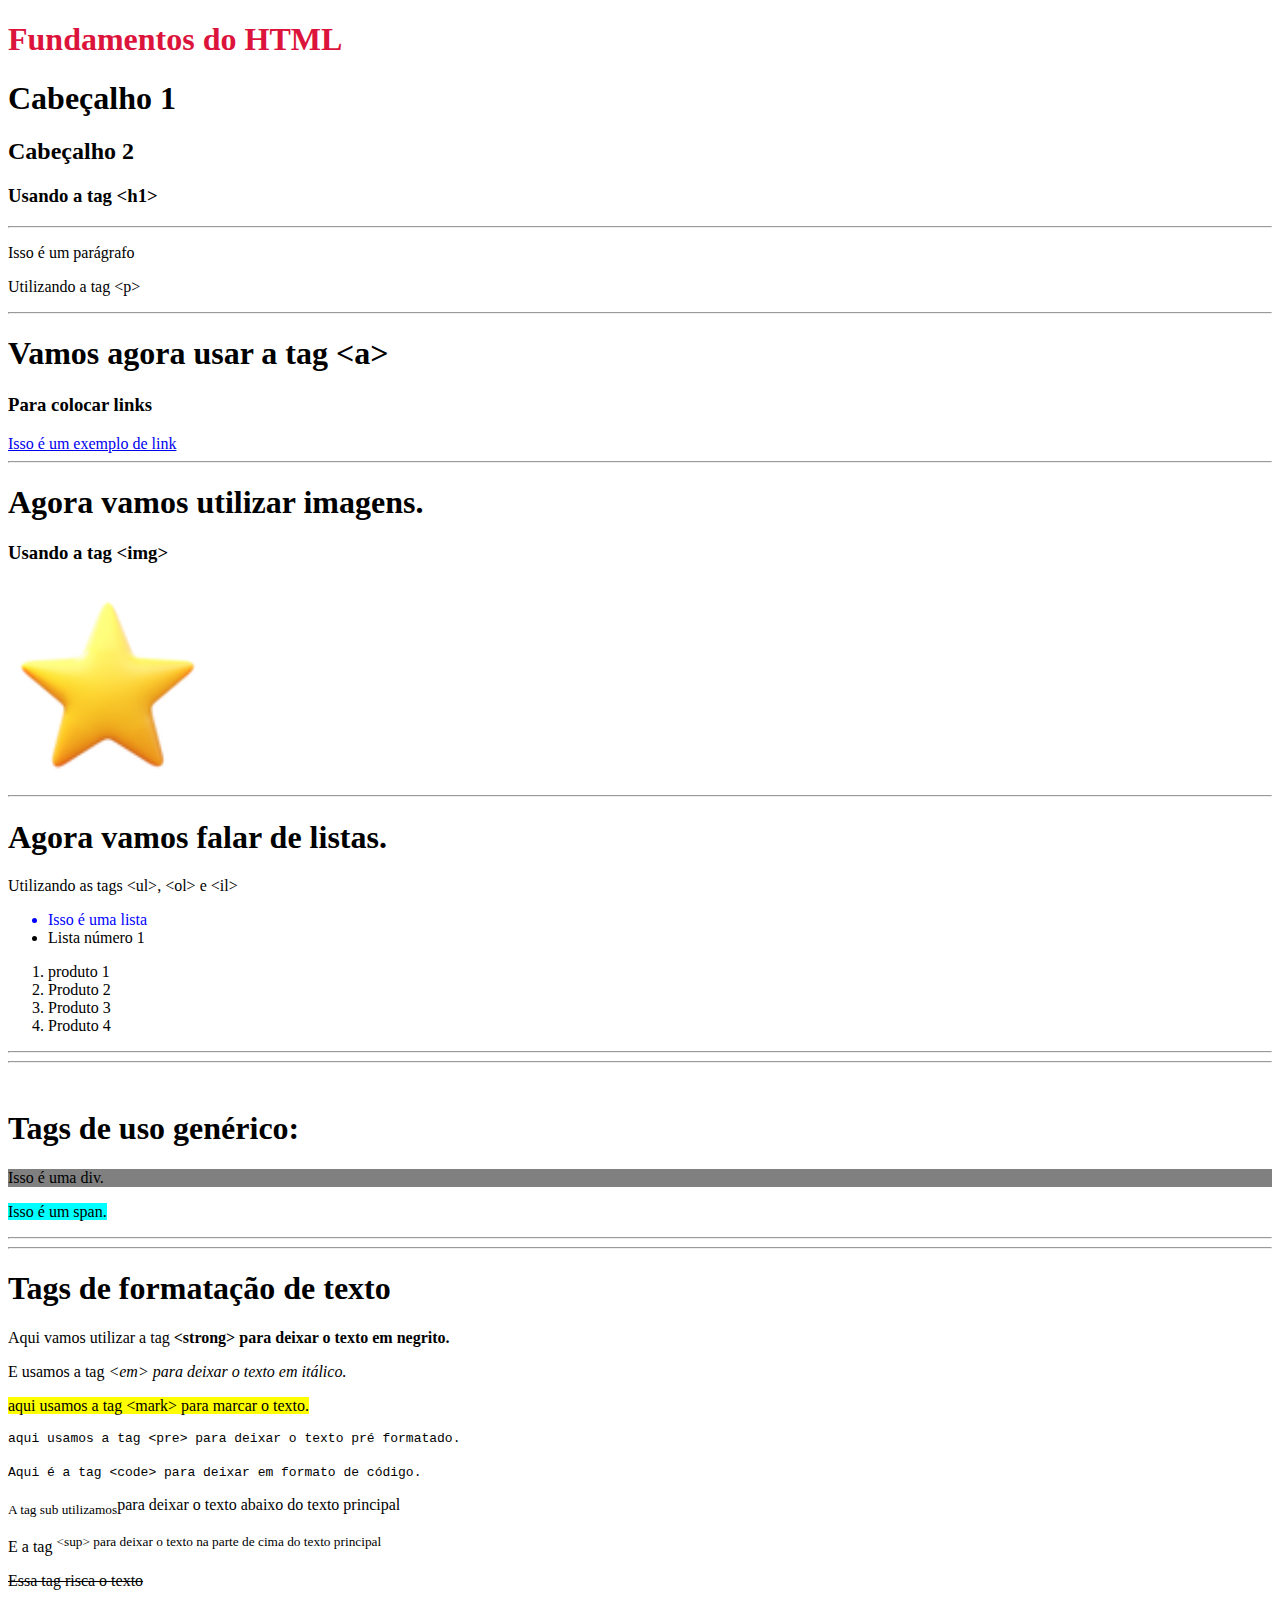
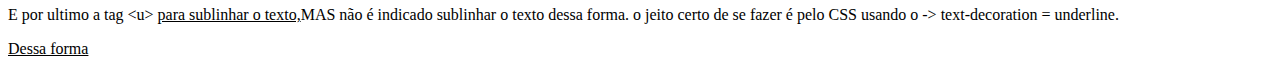
<file: aula 2/index.html>
<!DOCTYPE html>
<html lang="pt-br">
<head>
    <meta charset="UTF-8">
    <meta name="viewport" content="width=device-width, initial-scale=1.0">
    <link rel="shortcut icon" href="favicon.star.png" type="image/x-icon">
    <title>Conhecendo o HTML</title>
</head>
<body>
    <h1 style="color: crimson;">Fundamentos do HTML</h1>
   <!-- ? Isso é um comentário. -->
   <!-- ! Principais tags em html.... -->
   <h1>Cabeçalho 1</h1>
   <h2>Cabeçalho 2</h2>
   <h3>Usando a tag &lth1&gt;</h3>
   <!-- * Temos do H1 até o H6para colocar títulos. -->
   <hr> 
   <!-- *Usamos <hr> para dividir linhas -->
   <!-- !\ Vamos agora usar tags de parágrafo. -->
   <p>Isso é um parágrafo</p>
   <p>Utilizando a tag &ltp&gt;
    <!-- todo\ Utilizamos também <br> para pular linhas  -->
    <hr>
    <h1>Vamos agora usar a tag &lta&gt</h1>
    <h3>Para colocar links</h3>
    <a href="https://developer.mozilla.org/pt-BR/docs/Web/HTML" target="_blank" rel="external">Isso é um exemplo de link</a>
    <!-- !\ E usamos "target= _blank" e "rel = external" para abrir o link entre outra aba sem precisar fechar a aba atual. -->
    <hr>
    <h1>Agora vamos utilizar imagens.</h1>
    <h3>Usando a tag &ltimg&gt</h3>
    <img src="favicon.star.png" alt="isso é uma estrela" width="200px"> 
    <!-- !\ É bom colocar algo escrito no "alt -> que é uma descrição alternativa." e no "src" você coloca a imagem.-->
    <!-- *\ E você também pode alterar o tamanho e a altura diretamente do html. Como por exemplo,coloquei o width(tamanho) dessa imagem em 200px.-->
    <hr>
    <h1>Agora vamos falar de listas.</h1>
    <p>Utilizando as tags &lt;ul&gt;, &lt;ol&gt e &lt;il&gt;</p>

    <ul>
        <li style="color: blue;">
            Isso é uma lista
        </li>
        <li>Lista número 1</li>
    </ul>
<!-- !\ E novamente usando CSS já no HTML. -->
<!-- *Agora as listas numeradas. -->
<ol> 
    <li>produto 1</li>
    <li>Produto 2</li>
    <li>Produto 3</li>
    <li>Produto 4</li>
</ol>
<hr>
<hr>
<br>
<h1>Tags de uso genérico:</h1>
<!-- todo\ exemplos de tags -> "div", "span" -->
<!-- ?\ div -> block. ou seja, ocupa um todo o bloco onde ele foi criado. -->
<p>
    <div style="background-color: gray;">  Isso é uma div.</div>
</p>
<!-- ?\ span -> inline. E o span ocupa apenas o espaço onde ele foi chamado. -->
<p><span style="background-color: aqua;"> Isso é um span.</span></p>

<hr>
<hr>
<h1>Tags de formatação de texto</h1>
<!-- ?\ <strong> -->
<p>Aqui vamos utilizar a tag <strong>&lt;strong&gt para deixar o texto em negrito.</strong> </p>
<!-- ?\ <em> -->
<p>E usamos a tag <em>&lt;em&gt para deixar o texto em itálico.</em></p>
<!-- ?\ <mark> -->
<p> <mark>aqui usamos a tag &lt;mark&gt; para marcar o texto.</mark> </p>
<!-- ?\ <pre> -->
<p><pre>aqui usamos a tag &lt;pre&gt; para deixar o texto pré formatado.</pre></p>
<!-- ?\ <code> -->
<p><code>Aqui é a tag &lt;code&gt; para deixar em formato de código.</code></p>
<!-- ?\ <sub> -->
<p><sub>A tag sub utilizamos</sub>para deixar o texto abaixo do texto principal</p>
<!-- ?\ <sup> -->
<p>E a tag <sup>&lt;sup&gt; para deixar o texto na parte de cima do texto principal</sup></p>
<!-- ?\ <s> -->
<p><s>Essa tag risca o texto</s></p>
<!-- ?\ <u> -->
<p>E por ultimo a tag &lt;u&gt; <u>para sublinhar o texto,</u>MAS não é indicado sublinhar o texto dessa forma. o jeito certo de se fazer é pelo CSS usando o -> text-decoration = underline.</p>
<p style="text-decoration: underline;">Dessa forma</p>    
   
</body>
</html>
</file>
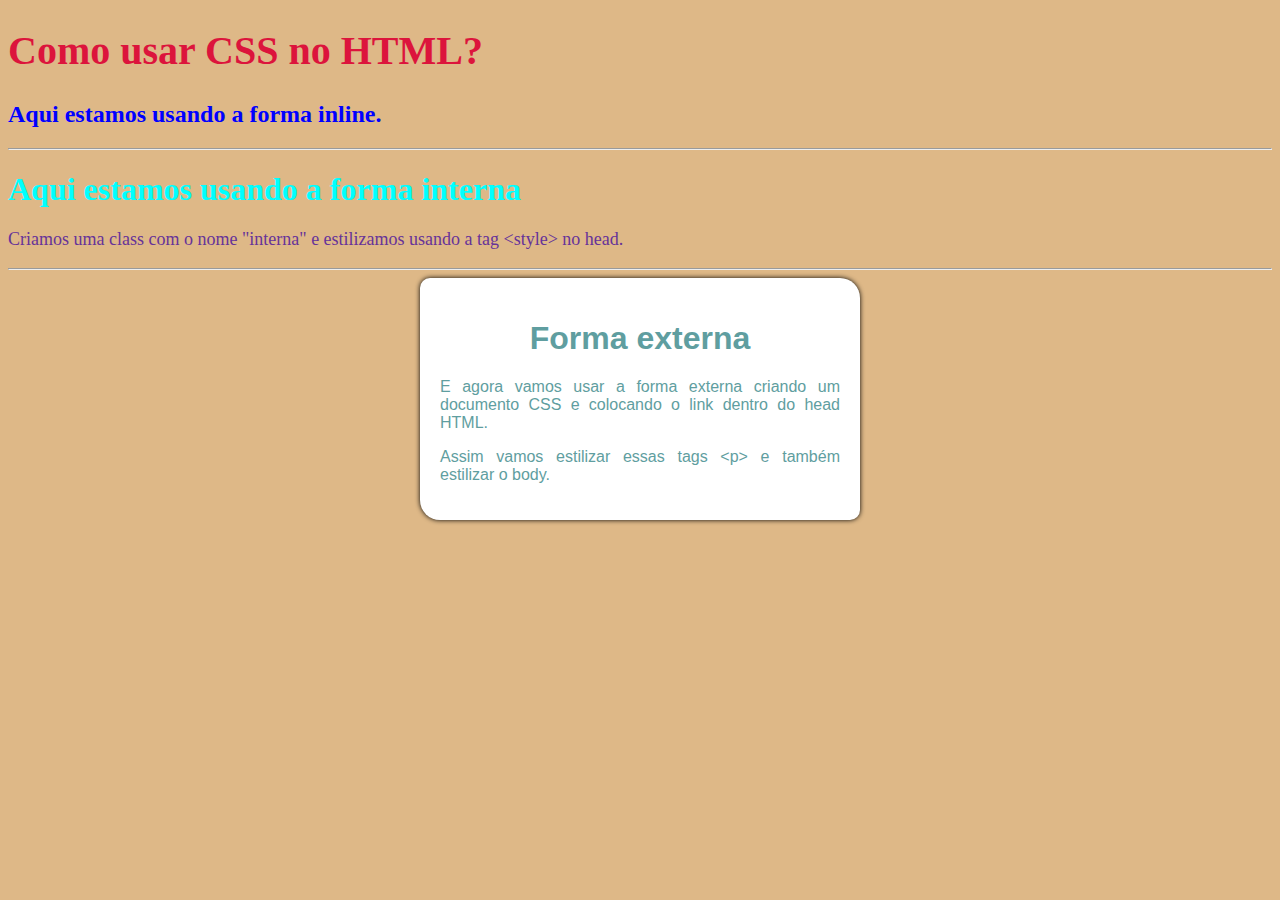
<file: aula 3/index.html>
<!DOCTYPE html>
<html lang="pt-br">
<head>
    <meta charset="UTF-8">
    <meta name="viewport" content="width=device-width, initial-scale=1.0">
    <link rel="shortcut icon" href="favicon.star.png" type="image/x-icon">
    <link rel="stylesheet" href="index.css">
    <title>HTML Layout</title>
    <style>
        .interna{
            color: aqua;
        }
        .internap{
            color: rebeccapurple;
            font-size: large;
        }
    </style>
</head>
<body>
    <h1 style="color: crimson; font-size: 40px;">Como usar CSS no HTML?</h1>
    
    <h2 style="color: blue;">Aqui estamos usando a forma inline.</h2>
    <hr>
    <h1 class="interna">Aqui estamos usando a forma interna</h1>
    <p class="internap">Criamos uma class com o nome "interna" e estilizamos usando a tag &lt;style&gt; no head.</p>
    <hr>
    <main>
        <h1 class="externa" id="h1ex">Forma externa</h1>
        <p class="externa">E agora vamos usar a forma externa criando um documento CSS e colocando o link dentro do head HTML.</p>
        <p class="externa">Assim vamos estilizar essas tags &lt;p&gt; e também estilizar o body.</p>
    </main>
</body>
</html>
</file>
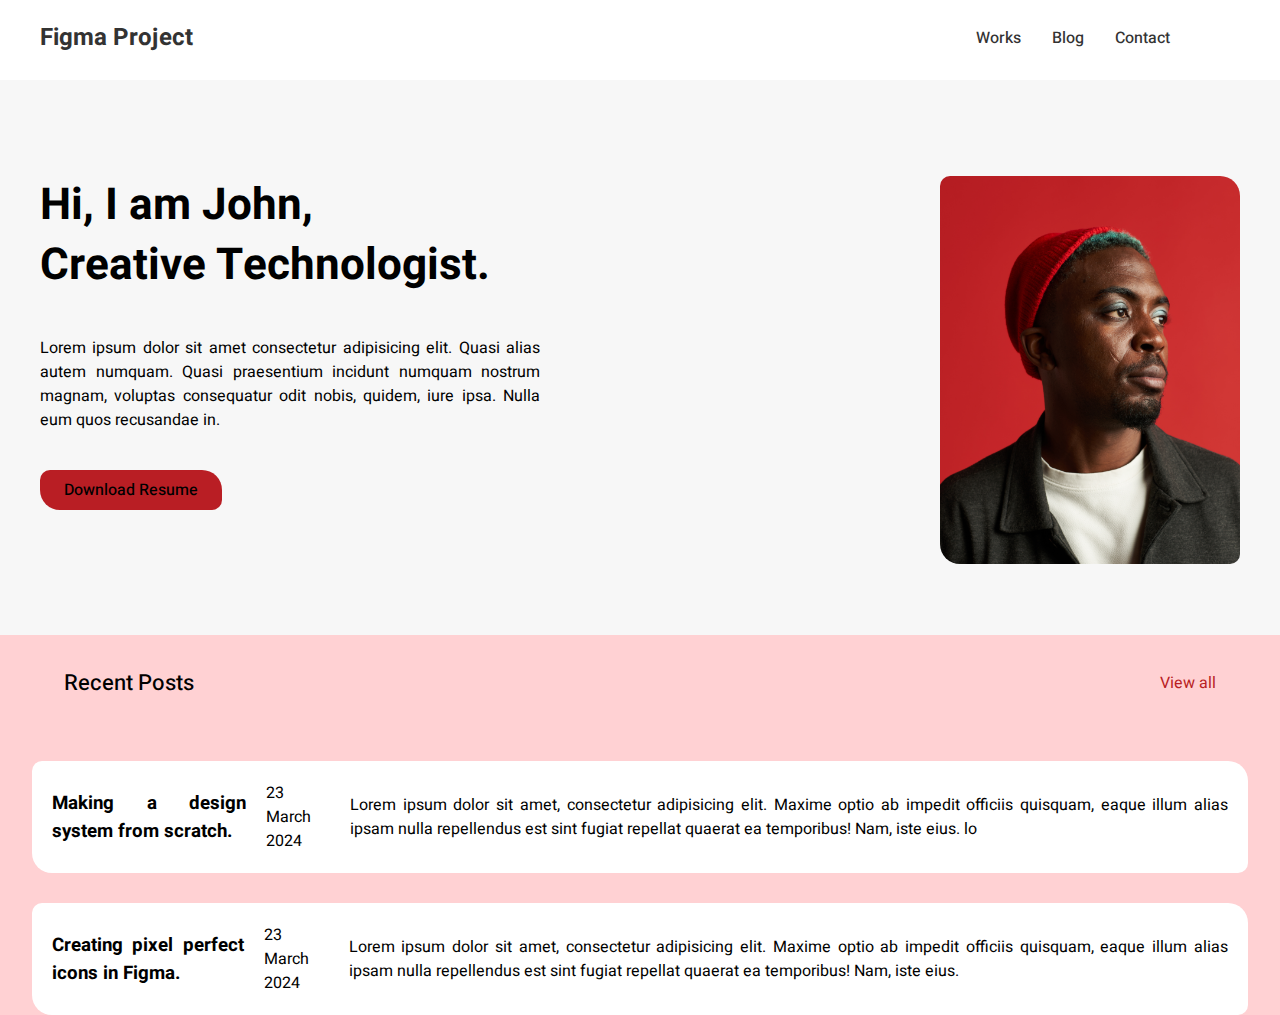
<file: aula 4/novoprojeto/index.html>
<!DOCTYPE html>
<html lang="pt-br">
  <head>
    <meta charset="UTF-8" />
    <meta name="viewport" content="width=device-width, initial-scale=1.0" />
    <link rel="stylesheet" href="index.css" />
    <link rel="shortcut icon" href="favicon.star.png" type="image/x-icon" />


    <!-- ?\ font aws -->
    <link rel="stylesheet" href="https://cdnjs.cloudflare.com/ajax/libs/font-awesome/6.5.2/css/all.min.css" integrity="sha512-SnH5WK+bZxgPHs44uWIX+LLJAJ9/2PkPKZ5QiAj6Ta86w+fsb2TkcmfRyVX3pBnMFcV7oQPJkl9QevSCWr3W6A==" crossorigin="anonymous" referrerpolicy="no-referrer" />
    <!-- ?\ fim -->
    
    <!-- ! google fonts -->
    <link rel="preconnect" href="https://fonts.googleapis.com">
<link rel="preconnect" href="https://fonts.gstatic.com" crossorigin>
<link href="https://fonts.googleapis.com/css2?family=Heebo:wght@100..900&display=swap" rel="stylesheet">

<!-- !fim -->
    <title>Projeto Página Estática</title>
  </head>
  <body>
    <header>
      <nav class="navbar">
        <a href="#" class="navbrand">Figma Project

        </a>

        <ul class="nav-list">
            <li class="nav-a">
                <a href="#">Works</a>
            </li>
            <li class="nav-a">
                <a href="#">Blog</a>
            </li>
            <li class="nav-a">
                <a href="#">Contact</a>
            </li>
        </ul>
        <div class="menu">
            <i class="fa-solid fa-bars"></i>
        </div>
      </nav>
    </header>

    <main>
        <section class="banner">
            <div class="banner-cont">
                <h1 class="banner-h1">
                    Hi, I am John, <br> Creative Technologist<span class="pont">.</span>
                </h1>
                <p class="banner-parag">
                  Lorem ipsum dolor sit amet consectetur adipisicing elit. Quasi alias autem numquam. Quasi praesentium incidunt numquam nostrum magnam, voluptas consequatur odit nobis, quidem, iure ipsa. Nulla eum quos recusandae in.
                </p>
                <button type="button" class="banner-btn">
                    Download Resume
                </button>
            </div>
            <img src="img/Hero Image.png" alt="imagem de um homem" class="banner-img">

        </section>
        <section class="posts">
            <div class="post-cont">
                <div class="postflex">
                    <h2 class="post-h2s">
                        Recent Posts
                    </h2>
                    <a href="#" class="viw">View all</a>
                </div>

            </div>
            <div class="post-card">
                <div class="post-cards">
                    <h3>
                        Making a design system from scratch<span class="pont">.</span>
                        
                    </h3>
                    <span>23 March 2024</span>
                    <p>
                        Lorem ipsum dolor sit amet, consectetur adipisicing elit. Maxime optio ab impedit officiis quisquam, eaque illum alias ipsam nulla repellendus est sint fugiat repellat quaerat ea temporibus! Nam, iste eius. lo
                    </p>
                </div>
                <div class="post-cards">
                    <h3>
                        Creating pixel perfect icons in Figma<span class="pont">.</span>
                        
                    </h3>
                    <span>23 March 2024</span>
                    <p>
                        Lorem ipsum dolor sit amet, consectetur adipisicing elit. Maxime optio ab impedit officiis quisquam, eaque illum alias ipsam nulla repellendus est sint fugiat repellat quaerat ea temporibus! Nam, iste eius.
                    </p>
                </div>
            </div>
        </section>
    </main>

    <footer>

    </footer>
  </body>
</html>
</file>
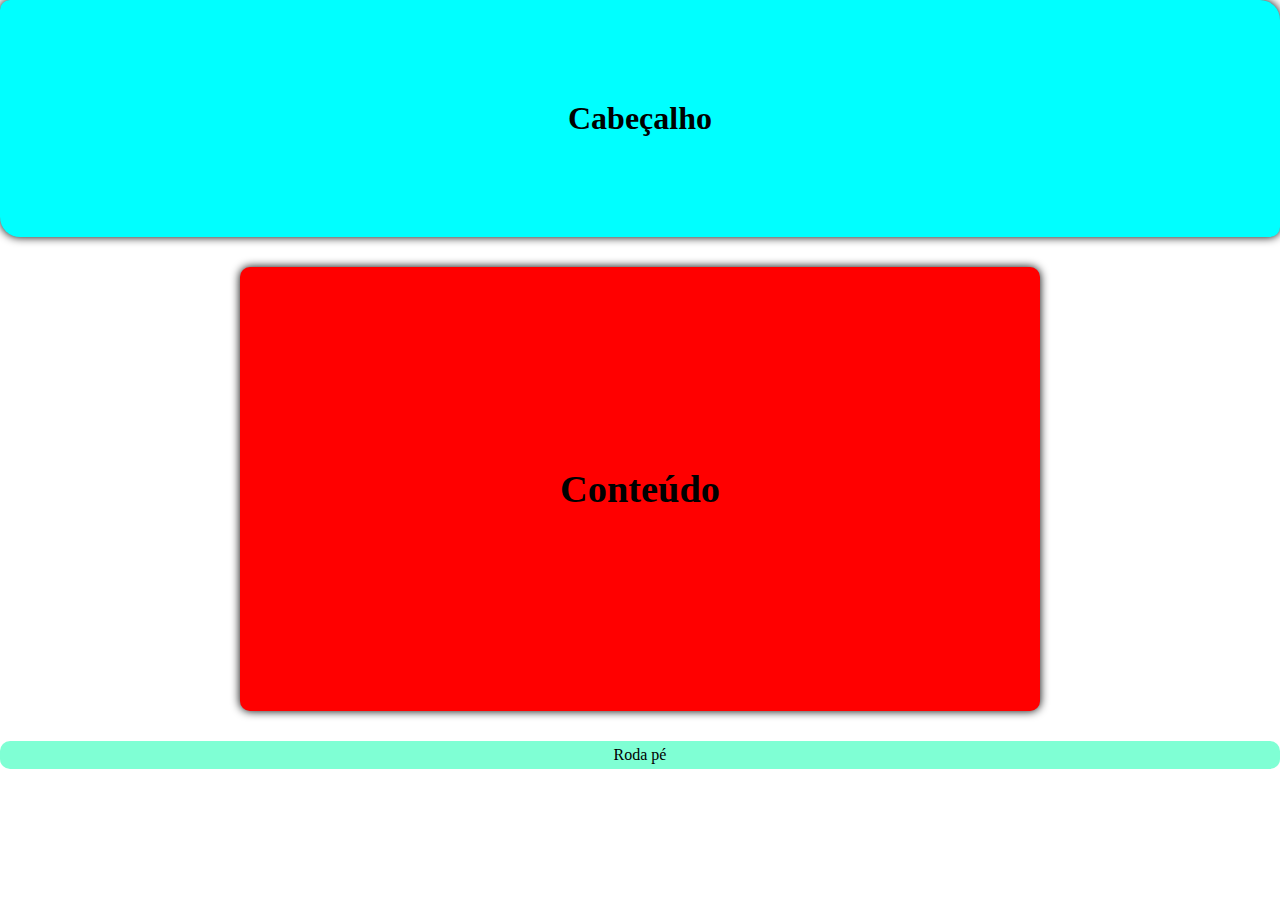
<file: aula 2/seman.html>
<!DOCTYPE html>
<html lang="pt-br">
<head>
    <meta charset="UTF-8">
    <meta name="viewport" content="width=device-width, initial-scale=1.0">
    <link rel="shortcut icon" href="favicon.star.png" type="image/x-icon">
    <link rel="stylesheet" href="seman.css">
    <title>Tags semânticas em HTML</title>
</head>
<body>
    <header><h1>Cabeçalho</h1></header>
    <main>
        <h1>Conteúdo</h1>
    </main>
    <footer><p>Roda pé</p></footer>

    <!-- !\ outras tags como: aside, figure && nav também podem ser usadas na criação do seu site. -->
</body>
</html>
</file>
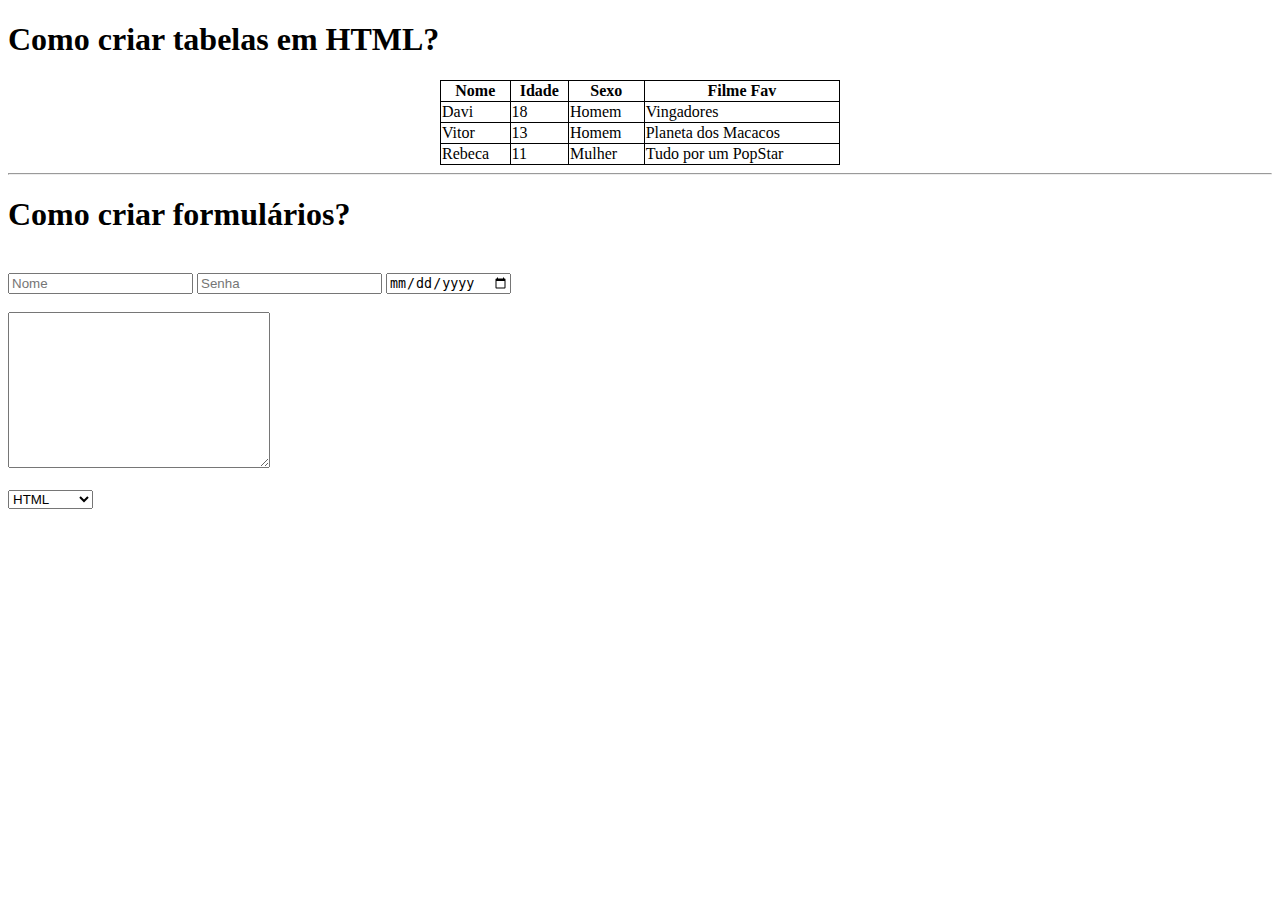
<file: aula 2/tabelas.html>
<!DOCTYPE html>
<html lang="pt-br">
<head>
    <meta charset="UTF-8">
    <meta name="viewport" content="width=device-width, initial-scale=1.0">
    <link rel="shortcut icon" href="favicon.star.png" type="image/x-icon">
    <title>Tabelas em HTML</title>
    <style>
        table{
            border-collapse: collapse;
            padding: 10px;
            border: 1px solid black;
            width: 400px;
            margin: auto;
        }
    </style>

</head>
<body>
    <h1>Como criar tabelas em HTML?</h1>

    <table border="1">
        <thead>
            <tr>
                <th>Nome</th>
                <th>Idade</th>
                <th>Sexo</th>
                <th>Filme Fav</th>
            </tr>
            
        </thead>
        <tbody>
          <tr>
            
            <td>Davi</td>
             <td>18</td>
             <td>Homem</td>
             <td>Vingadores</td>
          </tr>
          <tr>
            <td>Vitor</td>
            <td>13</td>
            <td>Homem</td>
            <td>Planeta dos Macacos</td>

          </tr>
          <tr>
            <td>Rebeca</td>
            <td>11</td>
            <td>Mulher</td>
            <td>Tudo por um PopStar</td>
          </tr>
        </tbody>
    </table>
    <hr>
    <h1>Como criar formulários?</h1>
    <br>
    <form>
        <input type="text" placeholder="Nome">
        <input type="password" placeholder="Senha">
        <input type="date">
        <br>
        <br>
        <textarea name="message" id="message" cols="30" rows="10"></textarea>
        <br>
        <br>
        <select name="tecnologias" id="tecnologias">
            <option value="html">HTML</option>
            <option value="css">CSS</option>
            <option value="java.js">JavaScript</option>
        </select>
    </form>
</body>
</html>
</file>
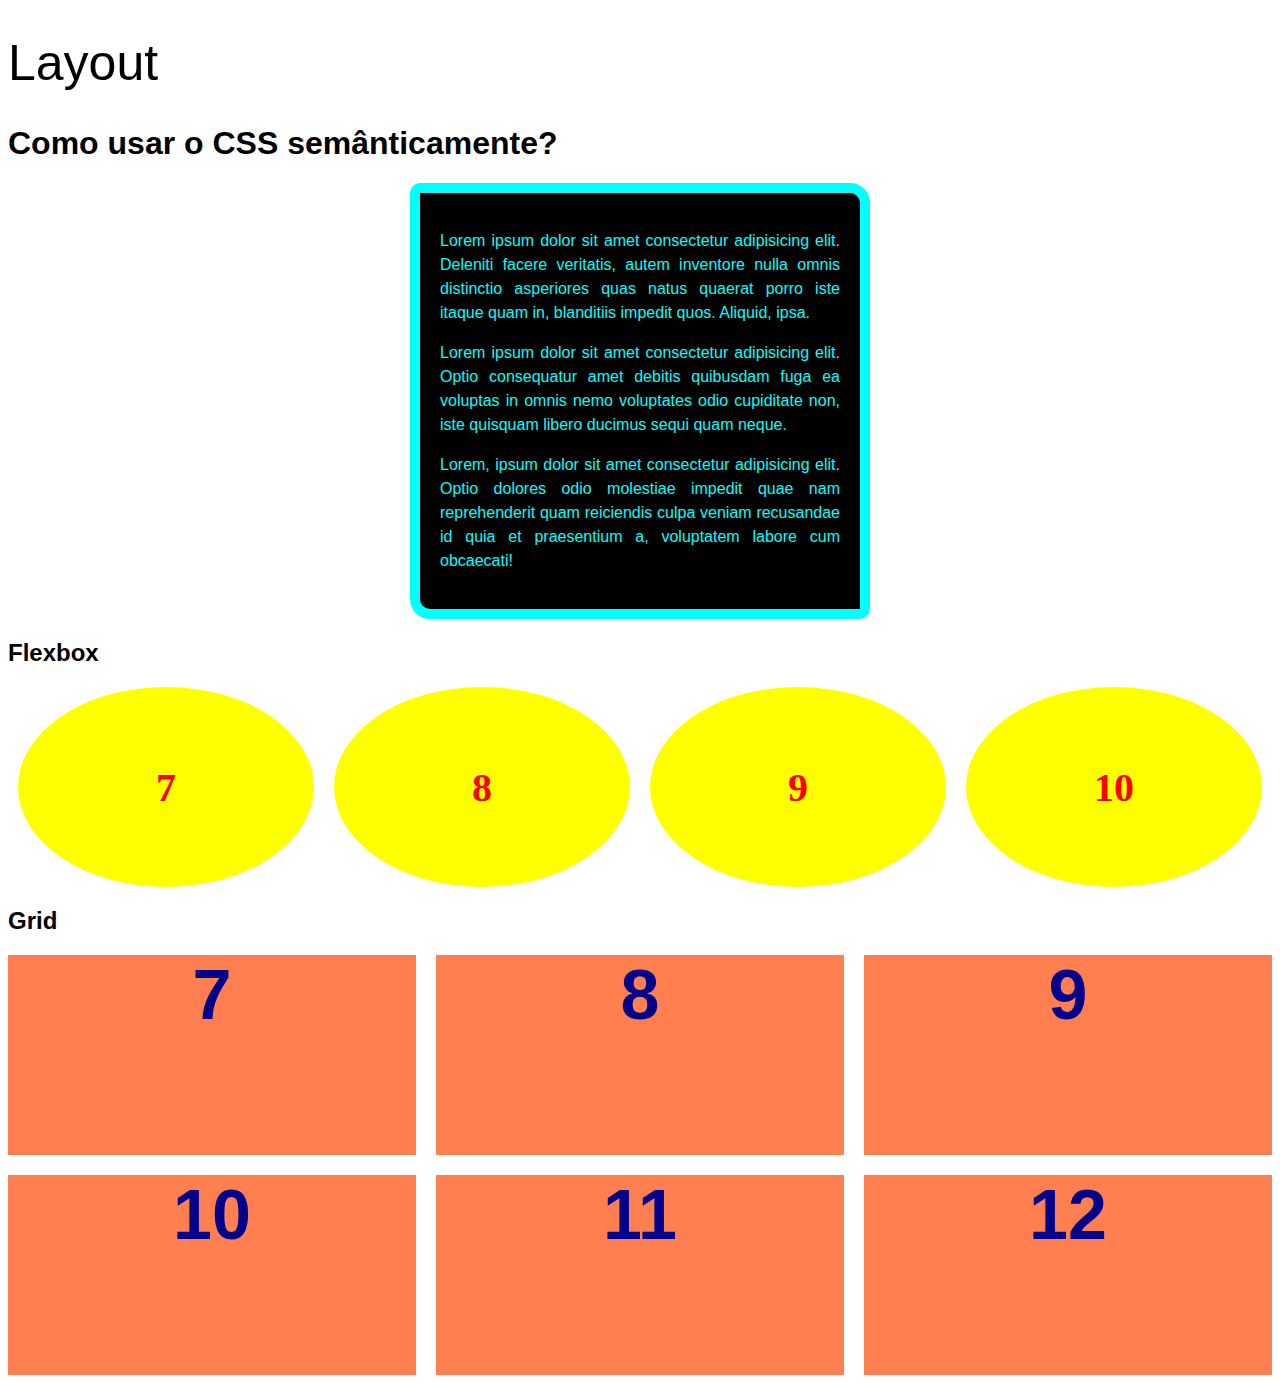
<file: aula 3/layout.html>
<!DOCTYPE html>
<html lang="pt-br">
<head>
    <meta charset="UTF-8">
    <meta name="viewport" content="width=device-width, initial-scale=1.0">
    <link rel="shortcut icon" href="favicon.star.png" type="image/x-icon">
    <link rel="stylesheet" href="layout.css">
    <title>Layout</title>
</head>
<body>
    <header>
        <h1 class="h1header">Layout</h1>
    </header>

    <main>
        <h1>
            Como usar o CSS semânticamente?
        </h1>
        <section class="estilos-principais">
            <p>Lorem ipsum dolor sit amet consectetur adipisicing elit. Deleniti facere veritatis, autem inventore nulla omnis distinctio asperiores quas natus quaerat porro iste itaque quam in, blanditiis impedit quos. Aliquid, ipsa.</p>
            <p>Lorem ipsum dolor sit amet consectetur adipisicing elit. Optio consequatur amet debitis quibusdam fuga ea voluptas in omnis nemo voluptates odio cupiditate non, iste quisquam libero ducimus sequi quam neque.</p>
        <p>Lorem, ipsum dolor sit amet consectetur adipisicing elit. Optio dolores odio molestiae impedit quae nam reprehenderit quam reiciendis culpa veniam recusandae id quia et praesentium a, voluptatem labore cum obcaecati!</p>
        </section>
        <section class="flexbox">
           <h2>
            Flexbox
           </h2>
           <div class="container">
             <div class="boxflex">
               7
             </div>
             <div class="boxflex">
               8
            </div>
             <div class="boxflex">
               9
             </div>
             <div class="boxflex">
                10
             </div>
           </div>


        </section>
        <section class="grid-layout">
            <h2>
             Grid
            </h2>
            <div class="contgrid">
              <div class="boxgrid">
                7
              </div>
              <div class="boxgrid">
                8
             </div>
              <div class="boxgrid">
                9
              </div>
              <div class="boxgrid">
                 10
              </div>
              <div class="boxgrid">11</div>
              <div class="boxgrid">12</div>
            </div>
 
 
         </section>
    </main>

    <footer>

    </footer>
</body>
</html>
</file>
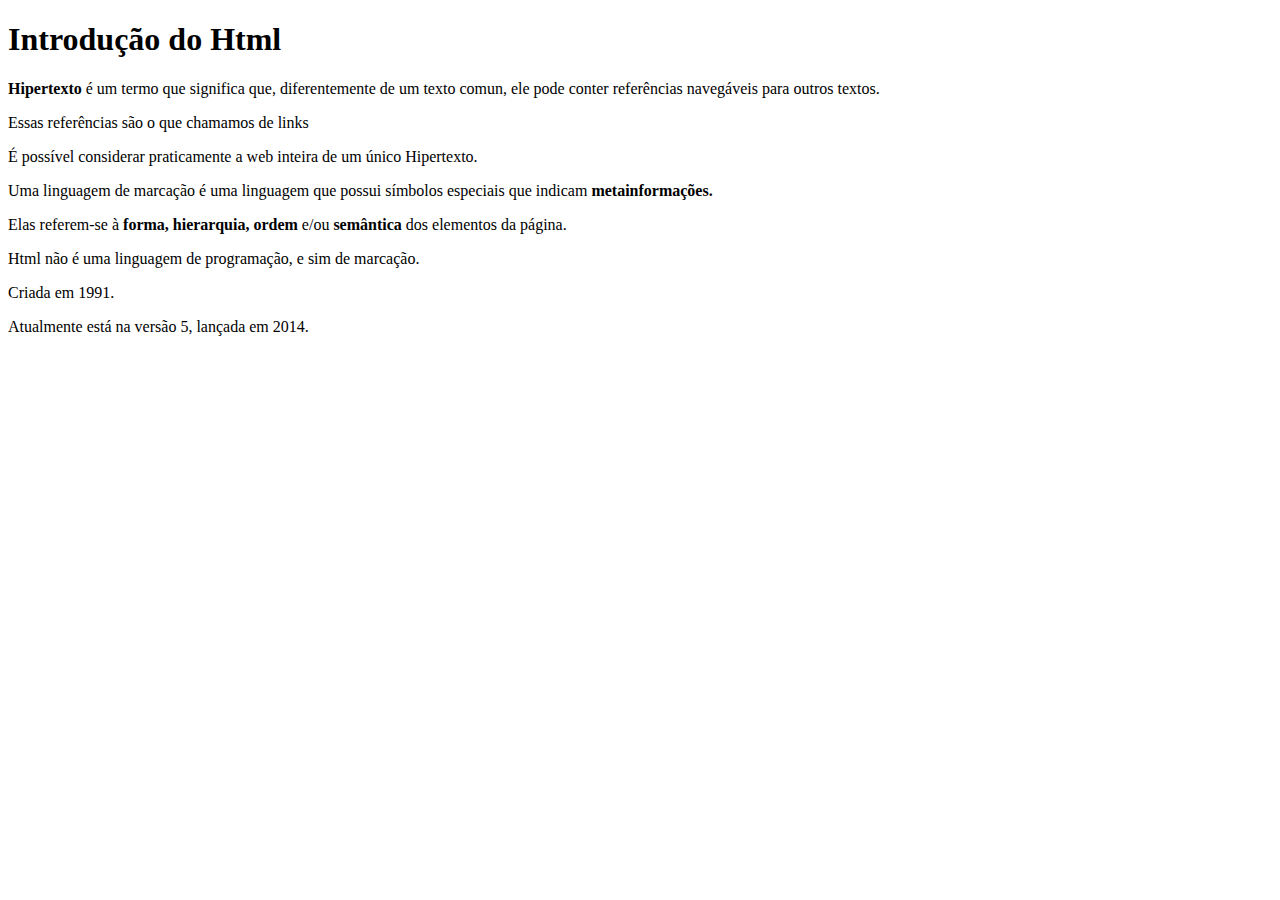
<file: aula1/introhtml&&CSS/html.html>
<!DOCTYPE html>
<html lang="pt-br">
<head>
    <meta charset="UTF-8">
    <meta name="viewport" content="width=device-width, initial-scale=1.0">
    <title>IntroHtml</title>
</head>
<body>
    <h1>Introdução do Html</h1>
    <p><Strong>Hipertexto</Strong> é um termo que significa que, diferentemente de um texto comun, ele pode conter referências navegáveis para outros textos.</p>
    
    <p>Essas referências são o que chamamos de links</p>
    
    <p>É possível considerar praticamente a web inteira de um único Hipertexto.</p>
    
    <p>Uma linguagem de marcação é  uma linguagem que possui símbolos especiais que indicam <strong>metainformações.</strong></p>
    
    <p>Elas referem-se à <strong>forma, hierarquia, ordem</strong> e/ou <strong>semântica</strong> dos elementos da página.</p>
    
    <p>Html não é uma linguagem de programação, e sim de marcação.</p>
   
    <p>Criada em 1991.</p>
    <p>Atualmente está na versão 5, lançada em 2014.</p>
</body>
</html>
</file>
<file: aula 3/index.css>
/*todo\ CSS: Cascading Styles Sheets -> Folhas de estilo em cascata*/

@charset "UTF-8";

body{
    background-color: burlywood;
}

main{
    background-color: white;
    margin: auto;
    width: 400px;
    border-radius:  10px 20px;
    padding: 20px;
    box-shadow: 0px 0px 5px black;

}
.externa{
    color: cadetblue;
    font-family: sans-serif;
    text-align: justify;
}

#h1ex{
    text-align: center;
}
</file>
<file: aula 4/novoprojeto/index.css>
@charset "UTF-8";

/* ?\ Estilo geral */
*{
    margin: 0;
    padding: 0;
    font-family: "Heebo", sans-serif;
}
body{
    background-color: #f7f7f7;
}
/* ?\ fim */

/* todo\ Estilo de navegação */
header{
    background-color: #fff;
    height: 5rem;
}
header .navbar{
    display: flex;
    justify-content: space-between; 
    /* ?\ Lembre-se do space-between para fazer esse tipo de nav. */
    align-items: center;
    padding: 0 2rem;
    /* 1 rem equivale a 16px */
    max-width: 1200px;
    margin: 0 auto;
    
}
header .navbar .navbrand{
    text-decoration: none;
    font-size: 1.5rem;
    font-weight: 700;
    color: #333;
    margin-top: 20px;
}

header .navbar .nav-list{
   list-style: none;
   display: flex;
   gap: 31px;
   cursor: pointer;
   margin-top: 20px;
   margin-right: 70px;
  
}
header .navbar .nav-list .nav-a a{
    text-decoration: none;
    color: #333;
    font-size: 1,25rem;
    font-weight: 500;
    transition-duration: 0.5s;
   
}
header .navbar .nav-list .nav-a a:hover{
    background-color: #333;
    color: #f7f7f7;
    transition-duration: 0.5s;
    border-radius: 10px 20px;
    padding: 10px;
     box-shadow: 0px 0px 5px #333
}
.menu{
    margin-top: 30px;
    cursor: pointer;
    font-size: 20px;
    display: none;
}
@media screen and (max-width: 740px){
    .menu{
        display: block;
    }
    header .navbar .nav-list{
        display: none;
    }
}
/* todo\ fim */

/* ?\ Section Banner */
main{
    margin-top: 6rem;
}
main .banner{
    display: flex;
    max-width: 1200px;
    padding: 0 2rem;
    margin: 0 auto;
    justify-content: space-between;

}
main .banner .banner-cont .banner-h1{
    font-size: 44px;
    font-weight: 700;
    line-height: 60px;
    margin-bottom: 40px;
}
main .banner .banner-cont .banner-parag{
  font-weight: 400;
  font-size: 1rem;
  line-height: 24px;
  max-width: 500px;
  text-align: justify;
  margin-bottom: 38px;  
}
main .banner .banner-cont .banner-btn{
    background-color: #B91E24;
    border: none;
    padding: 8px 24px;
    font-size: 1rem;
    font-weight: 500;
    border-radius: 10px 20px;
    transition-duration: 0.5s;
    cursor: pointer;
}
main .banner .banner-cont .banner-btn:hover{
    box-shadow: 0px 0px 5px #ff222a;
    transition-duration: 0.5s;
    transform: scale(1.1);
    color: white;
}
main .banner  .banner-img{
    border-radius: 10px 20px;
    max-width: 300px;

}
@media screen and (max-width: 920px){
    main .banner{
        flex-direction: column-reverse;
        align-items: center;
        gap: 2rem;
        padding: 0;
    
    }
    main .banner .banner-cont .banner-parag{
        text-align: center;
        
    }
    main .banner .banner-cont{
        text-align: center;
    }
    
}
@media  screen and (max-width: 500px) {
    .banner{
        width: 100%;
        height: 100%;
    }
    .banner-cont{
        width: 100%;
        height: 100%;
        border-radius: 0;
        justify-content: center;
    }
}
/*?\ SECTION POSTS */
.posts{
    margin-top: 71px;
    background-color: #ffd1d3;
    padding: 0 2rem;
    
}
.posts .post-cont {
  padding: 0 2rem;
  max-width: 1200px;
  margin: 0 auto;
}
.posts .post-cont .postflex{
    display: flex;
    justify-content: space-between;
    align-items: center;
    padding: 2rem 0;
}
.posts .post-cont .postflex .post-h2s{
    font-size: 22px;
    font-weight: 500;
}
.viw{
    text-decoration: none;
    transition-duration: 0.5s;
    color: #B91E24;
}
.viw:hover{
    color: blue;
    transform: scale(1.1);

}
.post-cards{
  display: flex;
  margin-top: 30px;
  background-color: white;
  padding: 20px;
  gap: 20px;
  text-align: justify;
  border-radius: 10px 20px;
  align-items: center;
}
/* ?\ fim */
</file>
<file: aula 2/seman.css>
@charset "UTF8";
*{
    margin: 0;
}
header{
    background-color: aqua;
    
    margin: auto;
    padding: 100px;
    text-align: center;
    border-radius: 10px 20px;
    margin-bottom: 30px;
    box-shadow: 0px 0px 10px black;

}
h1{
    text-align: center;
    justify-content: center;
    align-items: center;
        
    

}
main{
    
    background-color: red;
    width: 400px;
    margin: auto;
    padding: 200px;
    border-radius: 10px;
    box-shadow: 0px 0px 10px black;
    text-align: center;
    font-size: larger;
    font-weight: bolder;


}
footer{
    background-color: aquamarine;
    margin: auto;
    border-radius: 10px;
    text-align: center;
    margin-top: 30px;
   padding: 5px;
}
</file>
<file: aula 3/layout.css>
@charset "UTF-8";

*{
    font-family: sans-serif;
}


.h1header{
    font-size: 50px;
    font-weight: 100;
}

.estilos-principais{
    color: aqua;
    line-height: 1.5;
    background-color: black;
    padding: 20px;
    text-align: justify;
    margin: auto;
    width: 400px;
    border: 10px solid aqua;
    border-radius: 10px 20px;
}

.flexbox p{
    color: red;
    font-size: larger;
}
.flexbox .container{
    display: flex;
    gap: 20px;
    /*!\ Para tornar display flex, você tem que adicionar direto no pai do elemento. igual nesse caso, inves de adicionar no .boxflex, eu adicionei no .flexbox.container*/
   justify-content: center; /*Alinhamento horizontal*/
   /* align-items: center; alinhamento vertical. */
   margin: 10px;
   
}

.flexbox .container .boxflex{
    width: 400px;
    height: 200px;
    background-color: yellow;
    color: red;
    align-items: center;
    justify-content: center;
    text-align: center;
    margin: auto;
    display: flex;
    border-radius: 50%;
    font-size: 40px;
    font-family: serif;
    font-weight: bold ;
    
}



.grid-layout .contgrid{
   display: grid;
   grid-template-columns: repeat(3, 1fr); /*responsividade*/
   gap: 20px;
   color: darkblue;
   justify-content: center;
   text-align: center;
   margin: auto;
   align-items: center;
   font-size: 70px;
  font-weight: bold;
   

  
   
}

.grid-layout .contgrid .boxgrid{
    /* width: 200px; */
    height: 200px;
    background-color: coral;
    
}
</file>
